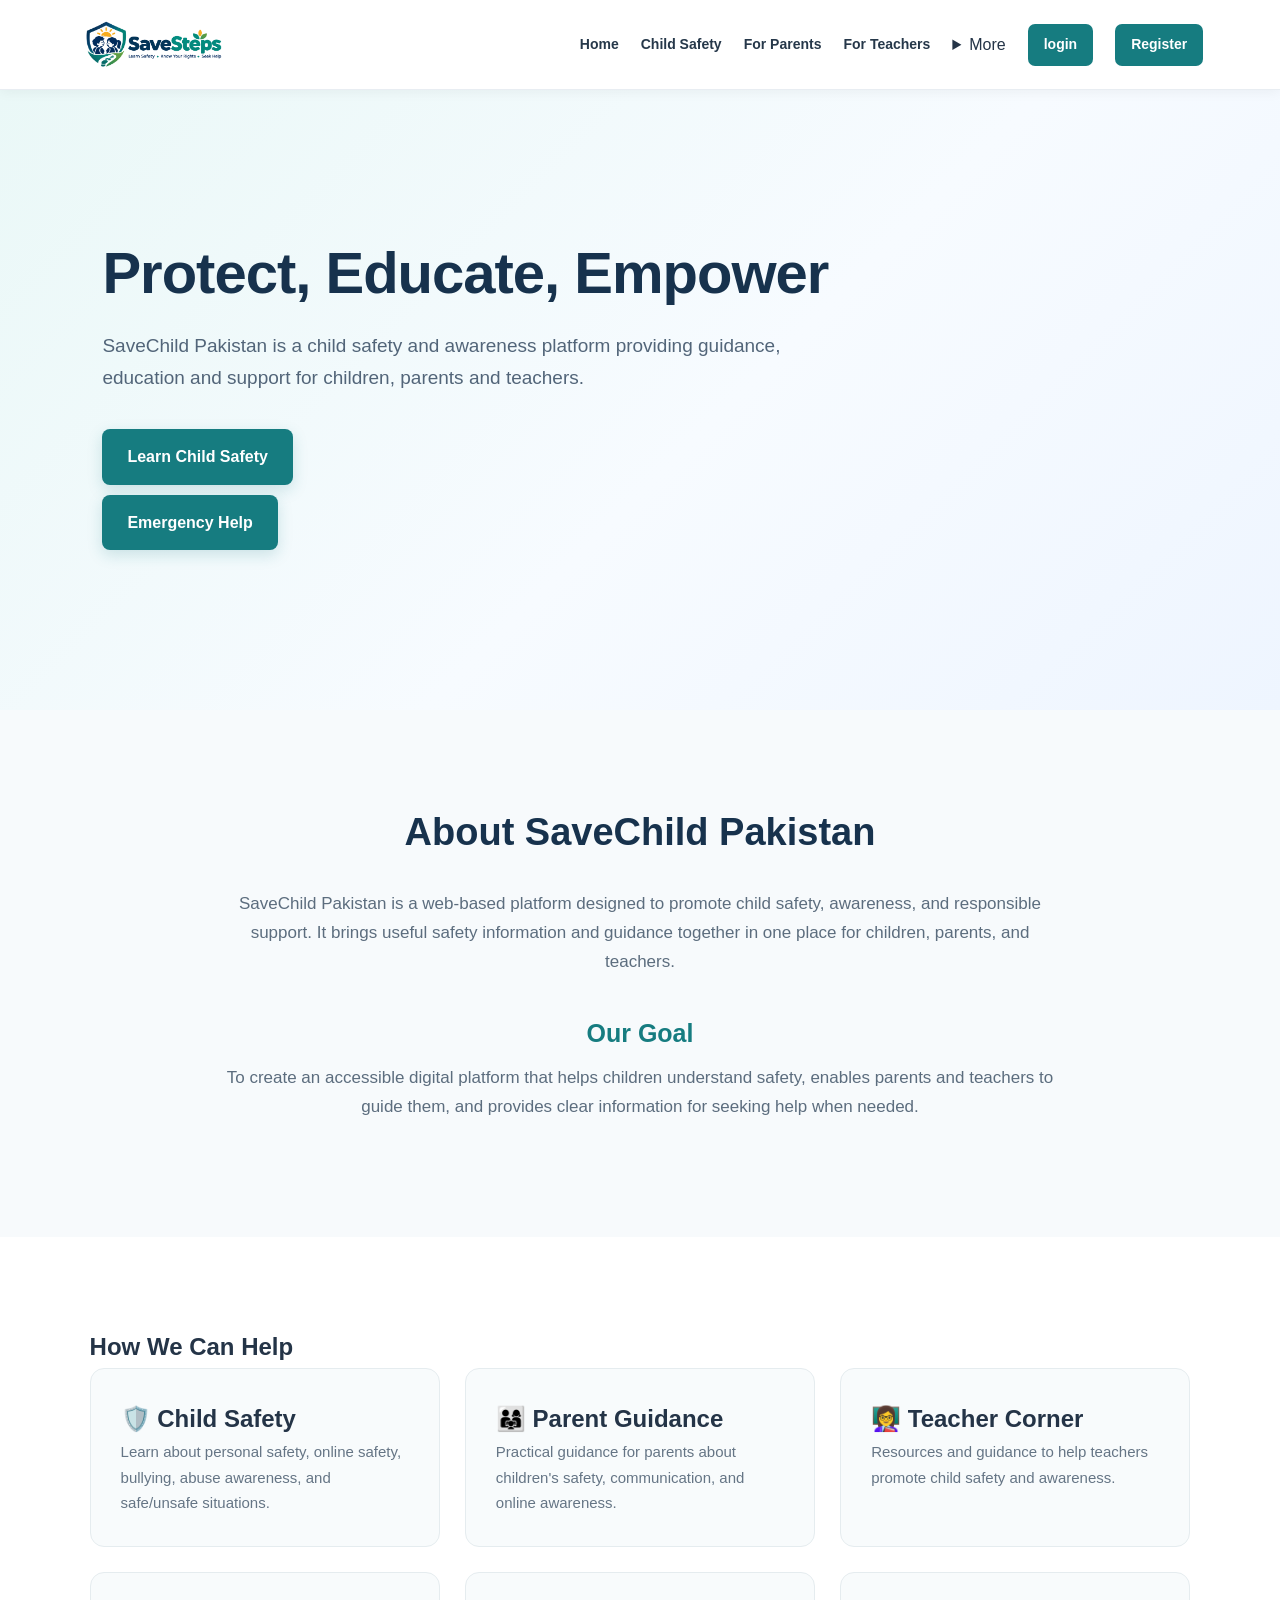
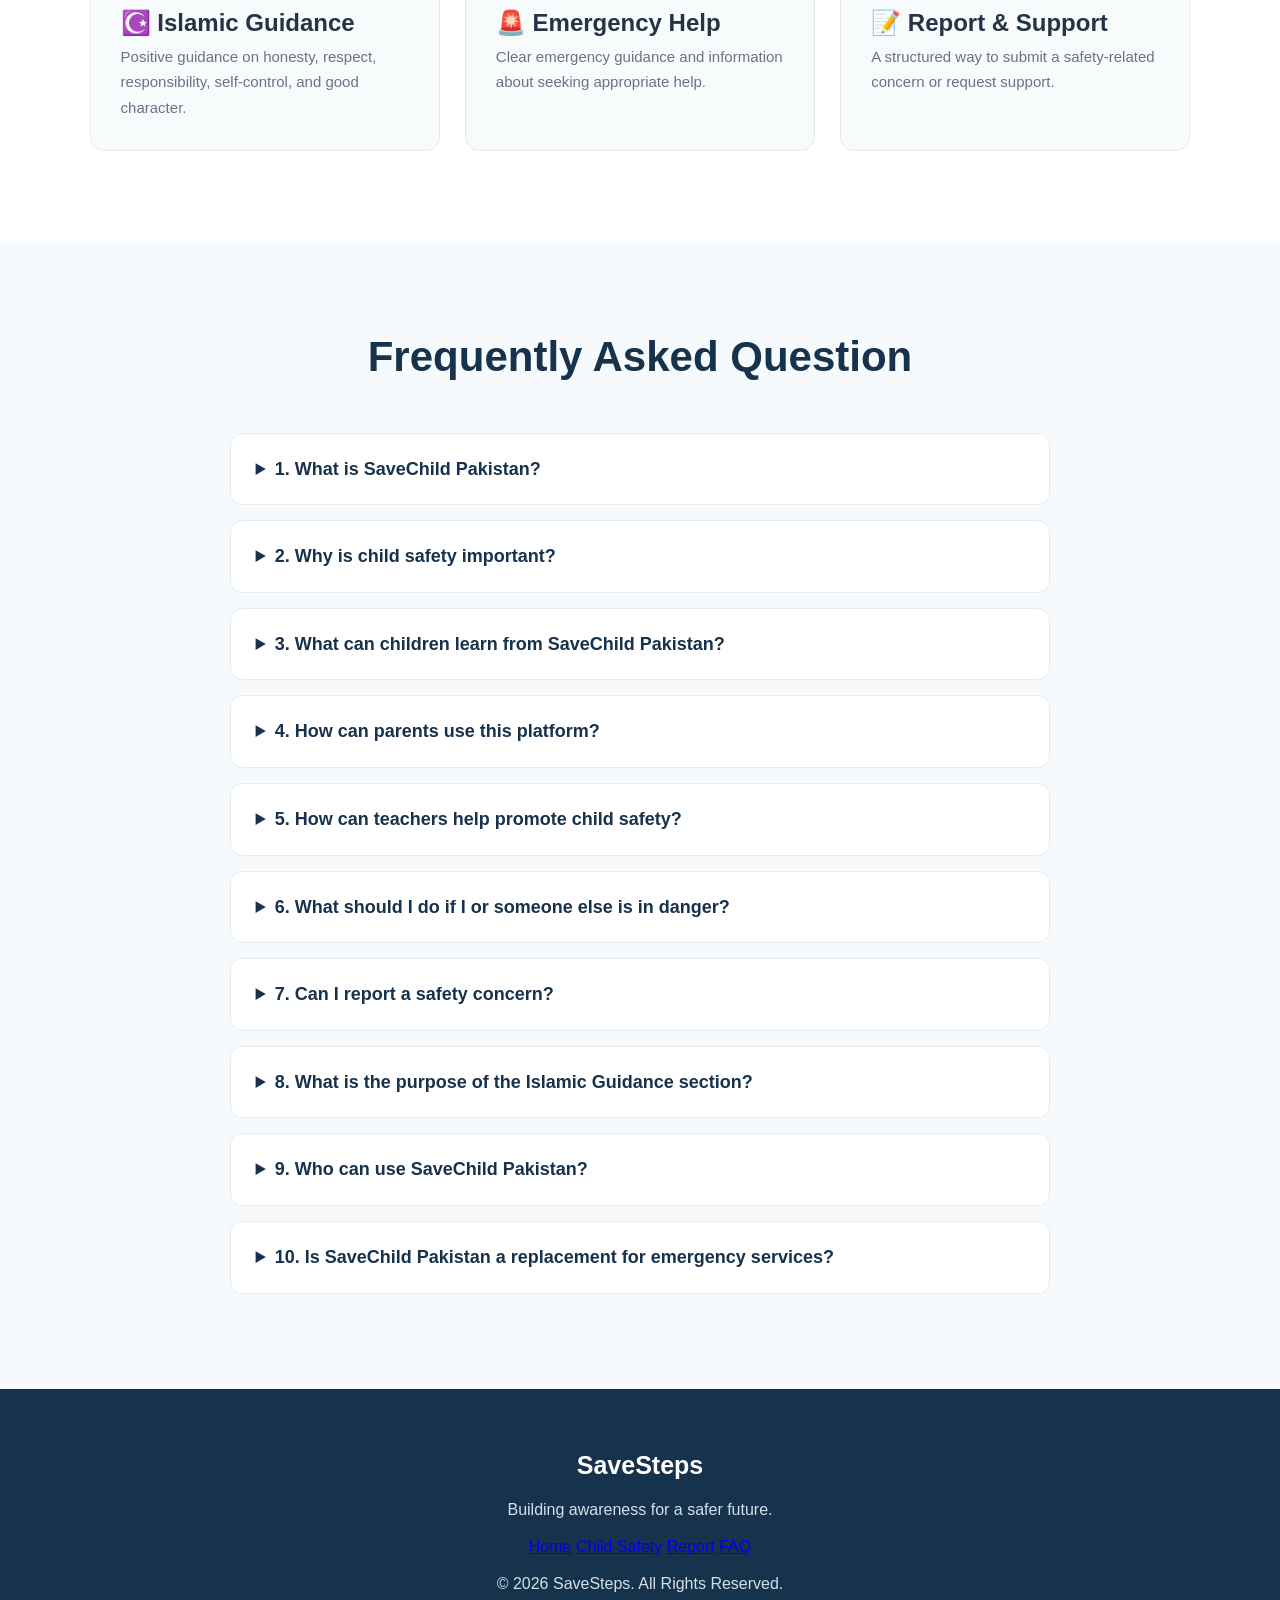
<file: frontend/index.html>
<!DOCTYPE html>
<html lang="en">

<head>





    <meta charset="UTF-8">
    <meta name="viewport" content="width=device-width, initial-scale=1.0">
    <title>SaveSteps</title>
    <link rel="stylesheet" href="css/style.css">
</head>

<body>

    <nav class="navbar">
        <a href="index.html" class="logo">
            <img src="images/logo.png" alt="SaveSteps Logo">
        </a>
        <div class="nav-links">
            <a href="index.html">Home</a>
            <a href="childern_safety.html">Child Safety</a>
            <a href="parents.html">For Parents</a>
            <a href="teachers.html">For Teachers</a>
            <details class="more menu">
                <summary> More</summary>
                <div class="dropdown">
                    <a href="islamic-guidance.html">Islamic Guidance</a>
                    <a href="emergency.html">Emergency Help</a>
                    <a href="report.html">Report</a>
                    <a href="#faq">frequently asked question</a>
                    <a href="login.html">Login</a>
                    <a href="register.html">Register</a>
                </div>
            </details>
            <div class="auth-links">
                <a href="login.html">login</a>
                <a href="register.html">Register</a>

            </div>
    </nav>


    <section class="hero">

        <h1>Protect, Educate, Empower</h1>

        <p>
            SaveChild Pakistan is a child safety and awareness platform
            providing guidance, education and support for children,
            parents and teachers.
        </p>

        <a href="childern_safety.html">Learn Child Safety</a>
        <a href="emergency.html">Emergency Help</a>

    </section>


    <section class="about">

        <h2>About SaveChild Pakistan</h2>

        <p>
            SaveChild Pakistan is a web-based platform designed to promote
            child safety, awareness, and responsible support. It brings
            useful safety information and guidance together in one place
            for children, parents, and teachers.
        </p>

        <h3>Our Goal</h3>

        <p>
            To create an accessible digital platform that helps children
            understand safety, enables parents and teachers to guide them,
            and provides clear information for seeking help when needed.
        </p>

    </section>
    <section class="features">
        <h1>How We Can Help</h1>
        <div class=" feature-container">
            <div class="feature-card">
                <h2>🛡️ Child Safety</h2>
                <p>Learn about personal safety, online safety, bullying, abuse awareness, and safe/unsafe situations.
                </p>

            </div>
            <div class=" feature-card">
                <h2>👨‍👩‍👧 Parent Guidance</h2>
                <p>Practical guidance for parents about children's safety, communication, and online awareness.</p>

            </div>
            <div class=" feature-card">
                <h2>👩‍🏫 Teacher Corner</h2>
                <p> Resources and guidance to help teachers promote child safety and awareness.</p>

            </div>

            <div class=" feature-card">
                <h2>☪️ Islamic Guidance</h2>
                <p> Positive guidance on honesty, respect, responsibility, self-control, and good character.</p>

            </div>
            <div class=" feature-card">
                <h2>🚨 Emergency Help</h2>
                <p> Clear emergency guidance and information about seeking appropriate help.</p>

            </div>

            <div class=" feature-card">
                <h2>📝 Report & Support</h2>
                <p> A structured way to submit a safety-related concern or request support.</p>

            </div>

        </div>

    </section>
    <section id="faq" class="faq-section">

        <h1>Frequently Asked Question</h1>

        <details>
            <summary>1. What is SaveChild Pakistan?</summary>
            <p>SaveChild Pakistan is a child safety and awareness platform that provides useful guidance and educational
                resources for children, parents, and teachers.</p>
        </details>
        <details>
            <summary>2. Why is child safety important?</summary>
            <p>Child safety helps children understand how to protect themselves, recognize unsafe situations, and seek
                help when they feel threatened or uncomfortable.</p>
        </details>
        <details>
            <summary>3. What can children learn from SaveChild Pakistan?</summary>
            <p>Children can learn about personal safety, online safety, bullying, abuse awareness, safe and unsafe
                situations, and ways to seek appropriate help.</p>
        </details>
        <details>
            <summary>4. How can parents use this platform?</summary>
            <p>Parents can use the platform to learn about children's safety, improve communication with their children,
                and understand online safety and other common safety concerns.</p>
        </details>
        <details>
            <summary>5. How can teachers help promote child safety?</summary>
            <p>Teachers can use the available resources to educate students about safety, awareness, responsible
                behavior, and how to respond to unsafe situations.</p>
        </details>
        <details>
            <summary>6. What should I do if I or someone else is in danger?</summary>
            <p>If there is an immediate danger, seek help from a trusted adult or appropriate emergency service. Do not
                put yourself at further risk.</p>
        </details>
        <details>
            <summary>7. Can I report a safety concern?</summary>
            <p>Yes. The Report & Support section is designed to allow users to submit a safety-related concern or
                request support.</p>
        </details>
        <details>
            <summary>8. What is the purpose of the Islamic Guidance section?</summary>
            <p>The Islamic Guidance section provides positive guidance related to honesty, respect, responsibility,
                self-control, and good character.</p>
        </details>
        <details>
            <summary>9. Who can use SaveChild Pakistan?</summary>
            <p>The platform is designed for children, parents, teachers, and anyone looking for basic child-safety
                awareness and guidance.</p>
        </details>
        <details>
            <summary>10. Is SaveChild Pakistan a replacement for emergency services?</summary>
            <p>No. The platform provides information and awareness. In an immediate emergency, users should contact the
                appropriate emergency service or a trusted responsible person.</p>
        </details>
    </section>


    <footer>

        <h3>SaveSteps</h3>

        <p>Building awareness for a safer future.</p>

        <div class="footer-links">
            <a href="index.html">Home</a>
            <a href="childern_safety.html">Child Safety</a>
            <a href="report.html">Report</a>
            <a href="index.html#faq">FAQ</a>
        </div>

        <p>&copy; 2026 SaveSteps. All Rights Reserved.</p>

    </footer>

</body>


</html>
</file>
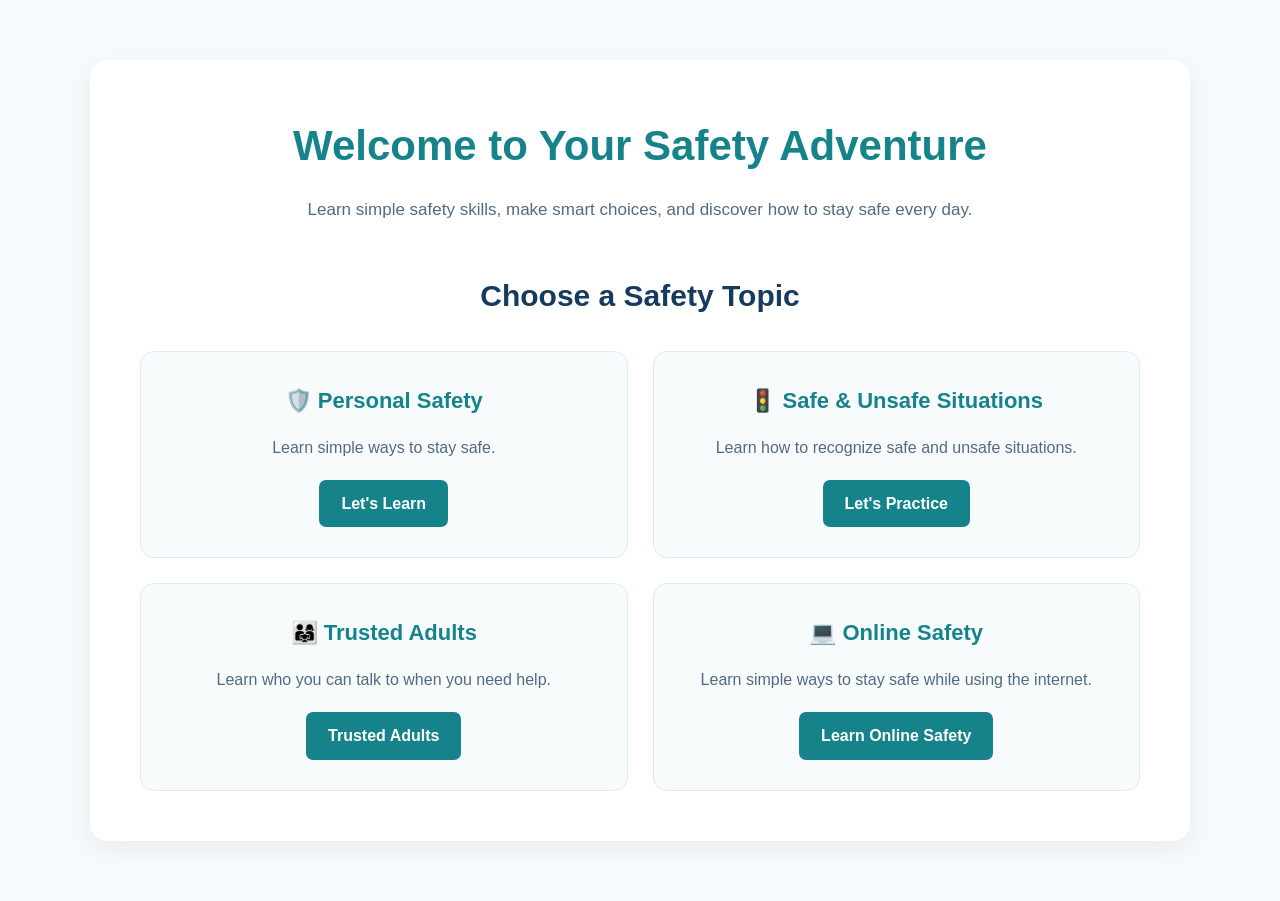
<file: frontend/child_saftey_5_10.html>
<!DOCTYPE html>
<html lang="en">
<head>
    <meta charset="UTF-8">
    <meta name="viewport" content="width=device-width, initial-scale=1.0">
    <title>



        safety skills

    </title>
    <link rel="stylesheet" href="css/style.css">
</head>
<body>
    <section class="adventure-section">

    <div class="adventure-intro">
        <h1>Welcome to Your Safety Adventure</h1>

        <p>
            Learn simple safety skills, make smart choices,
            and discover how to stay safe every day.
        </p>
    </div>

    <h2>Choose a Safety Topic</h2>

    <div class="topic-container">

        <div class="topic-card">
            <h2>🛡️ Personal Safety</h2>
            <p>Learn simple ways to stay safe.</p>
            <a href="#">Let's Learn</a>
        </div>

        <div class="topic-card">
            <h2>🚦 Safe & Unsafe Situations</h2>
            <p>Learn how to recognize safe and unsafe situations.</p>
            <a href="#">Let's Practice</a>
        </div>

        <div class="topic-card">
            <h2>👨‍👩‍👧 Trusted Adults</h2>
            <p>Learn who you can talk to when you need help.</p>
            <a href="#">Trusted Adults</a>
        </div>

        <div class="topic-card">
            <h2>💻 Online Safety</h2>
            <p>Learn simple ways to stay safe while using the internet.</p>
            <a href="#">Learn Online Safety</a>
        </div>

    </div>

</section>
    
</body>
</html>
</file>
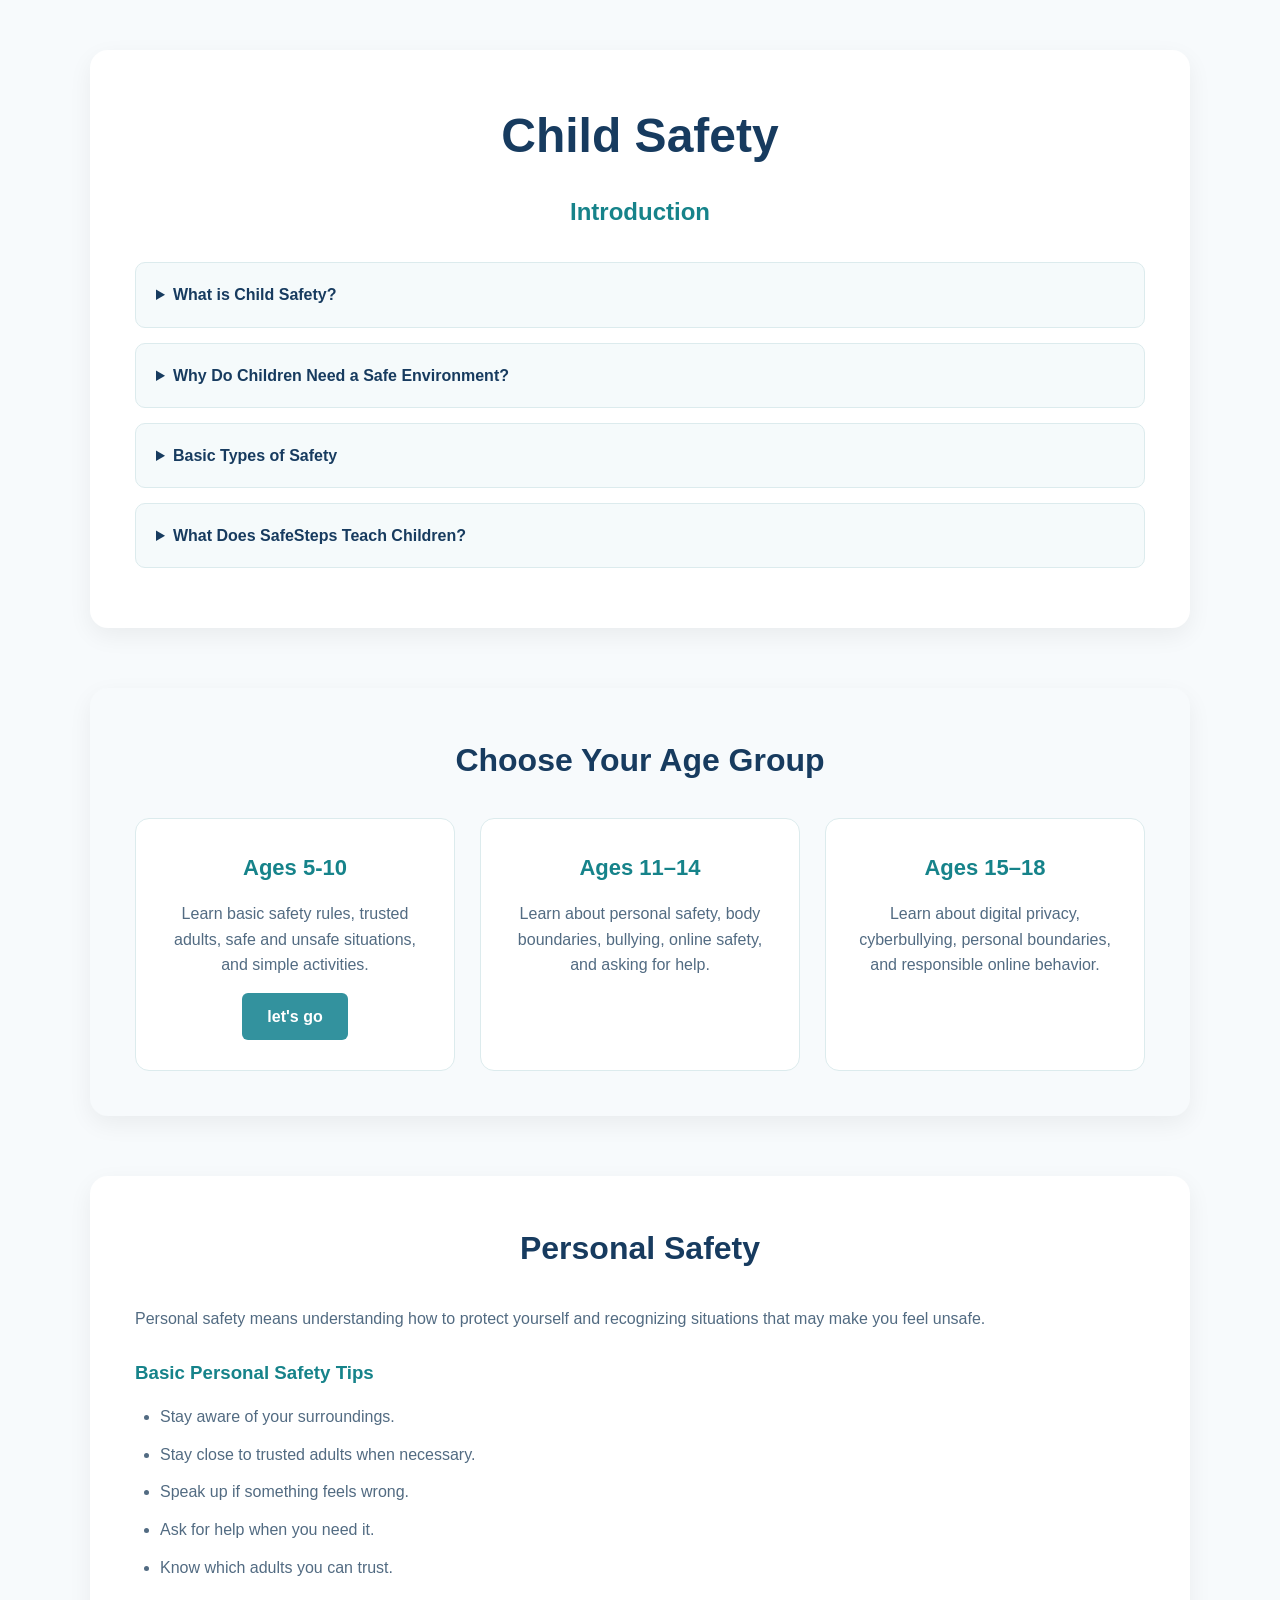
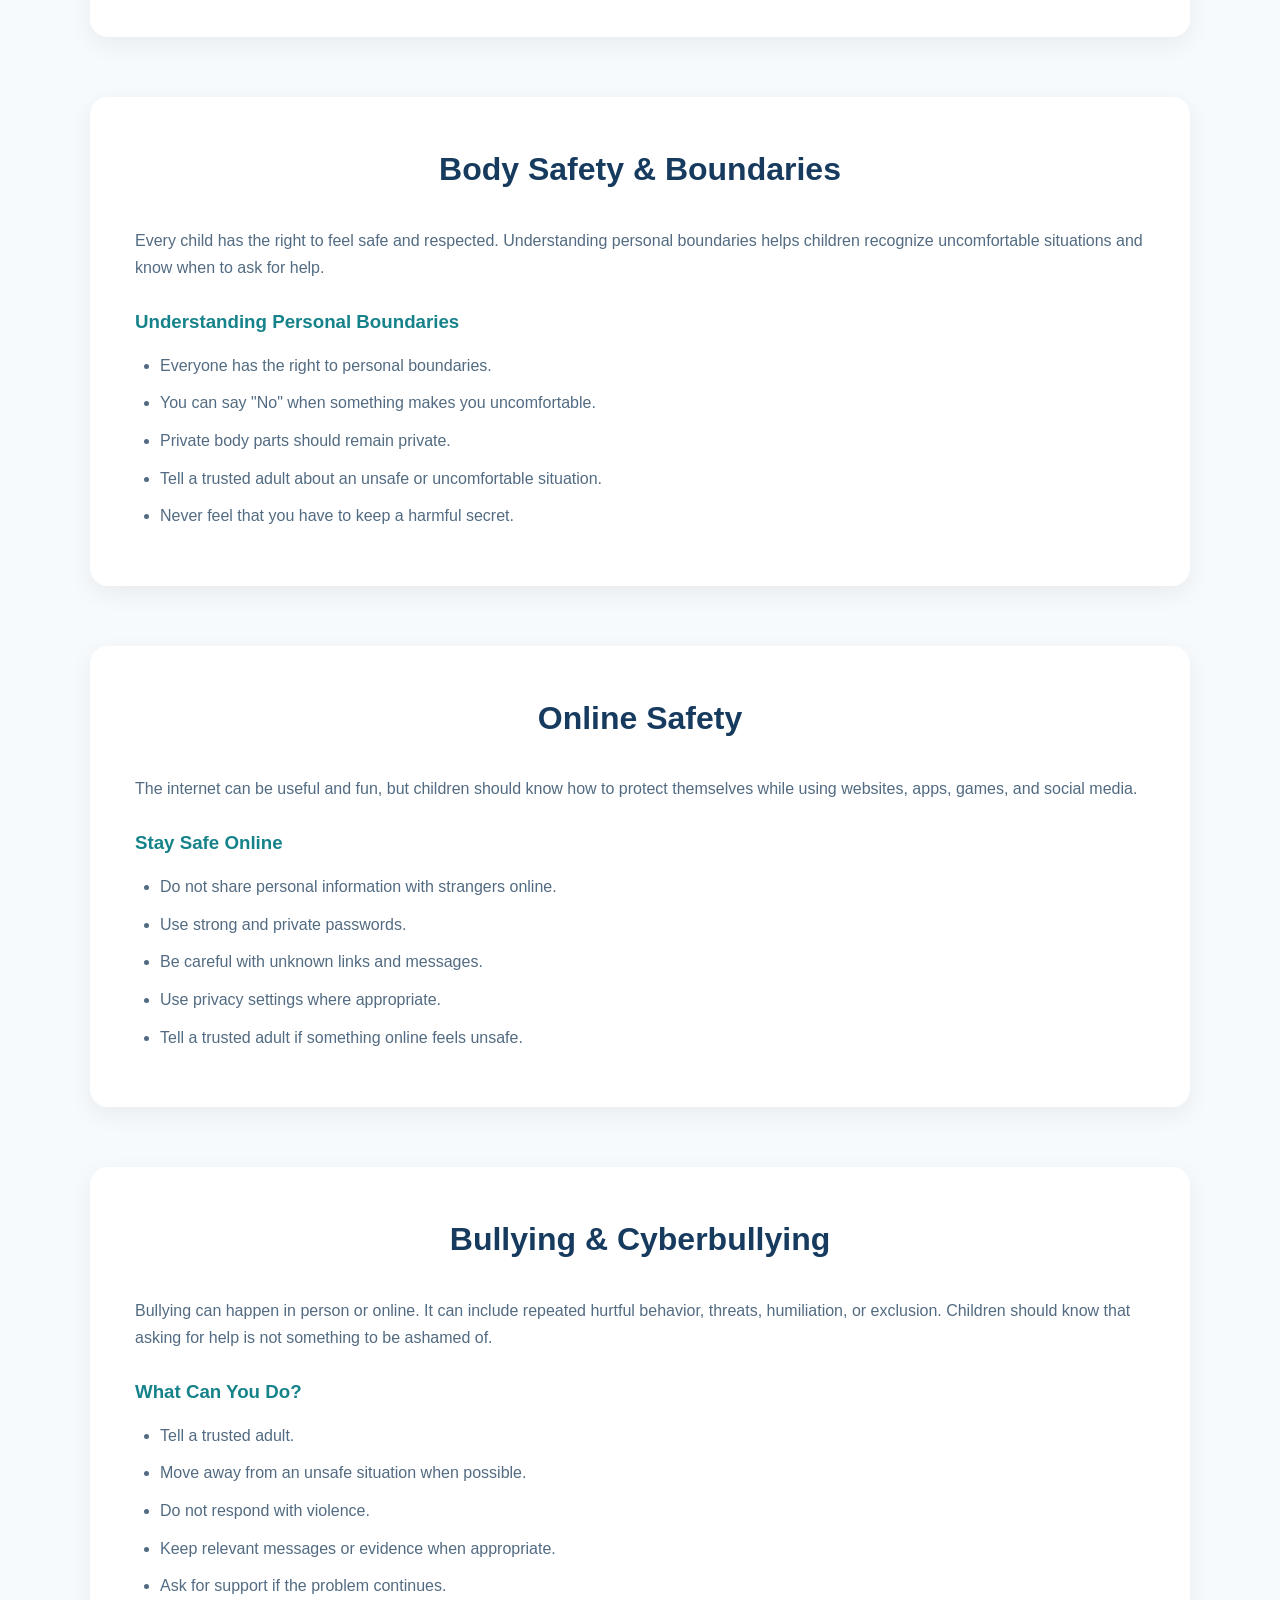
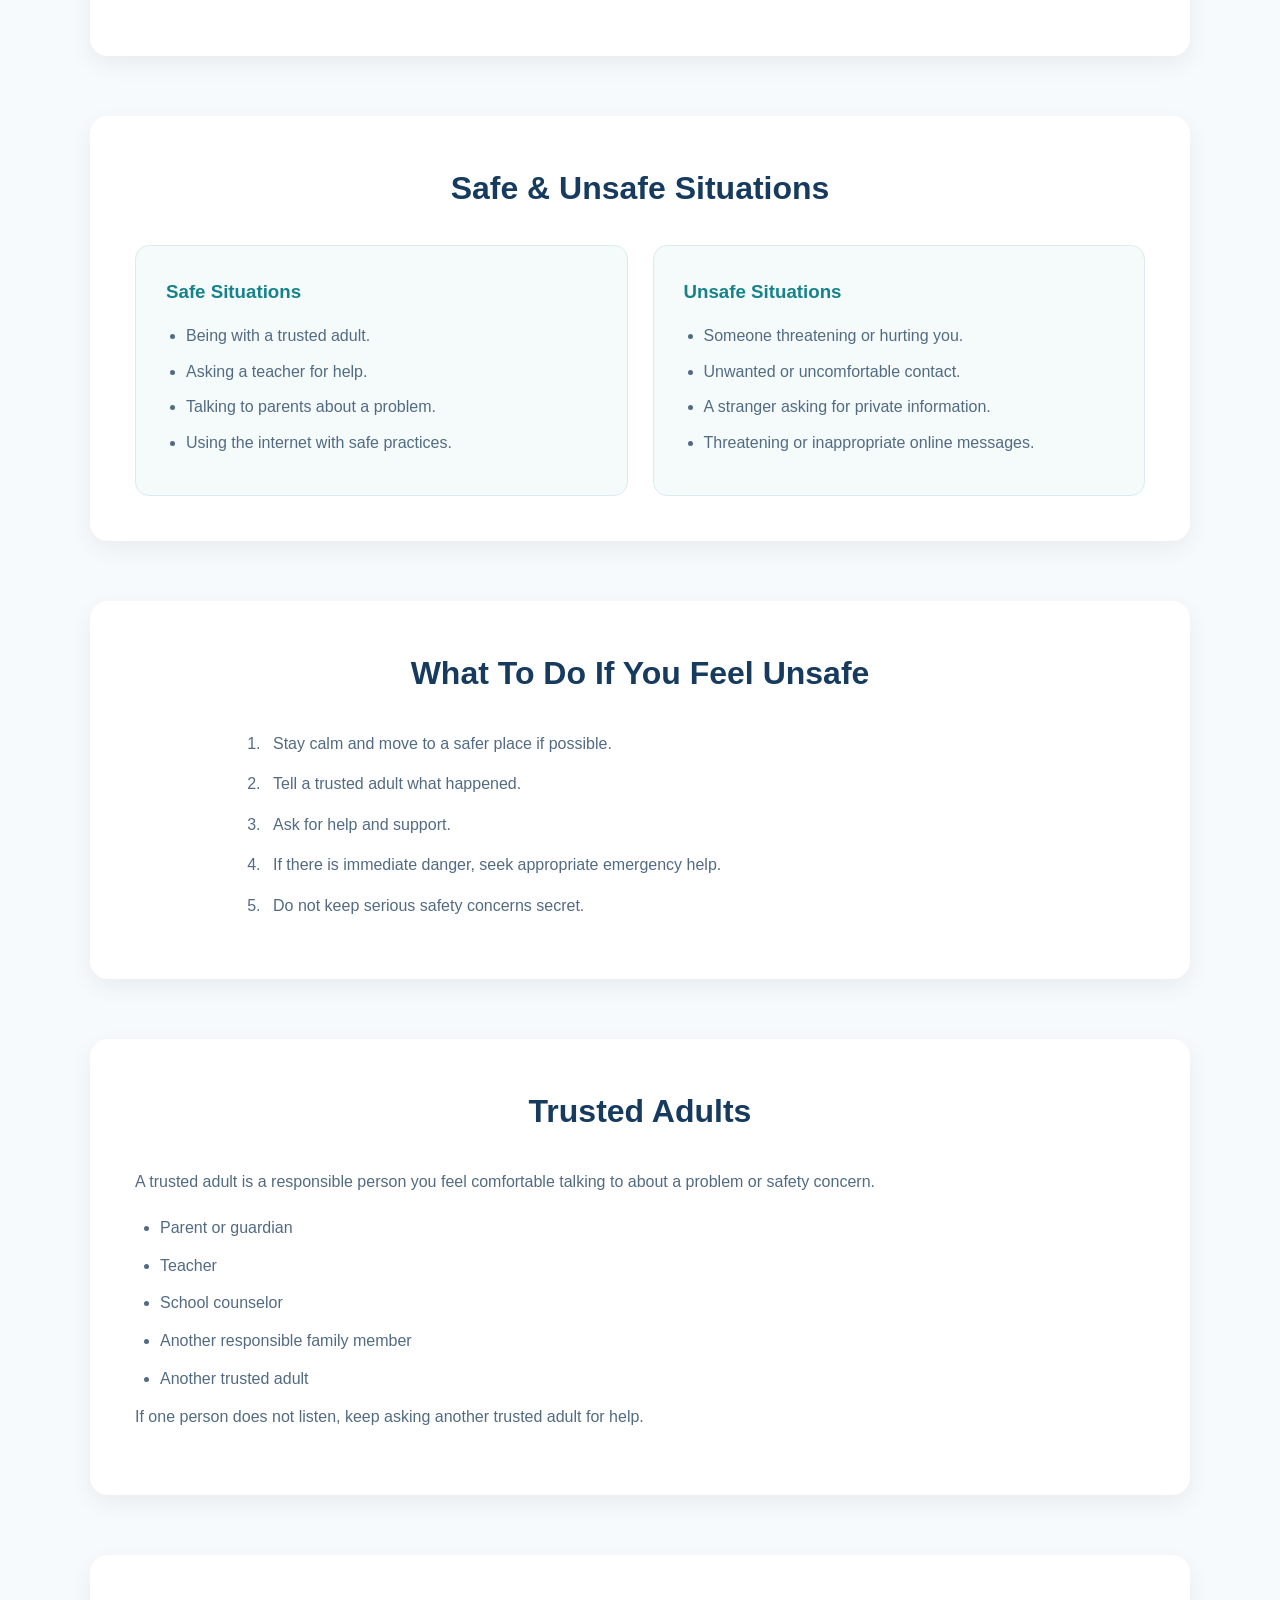
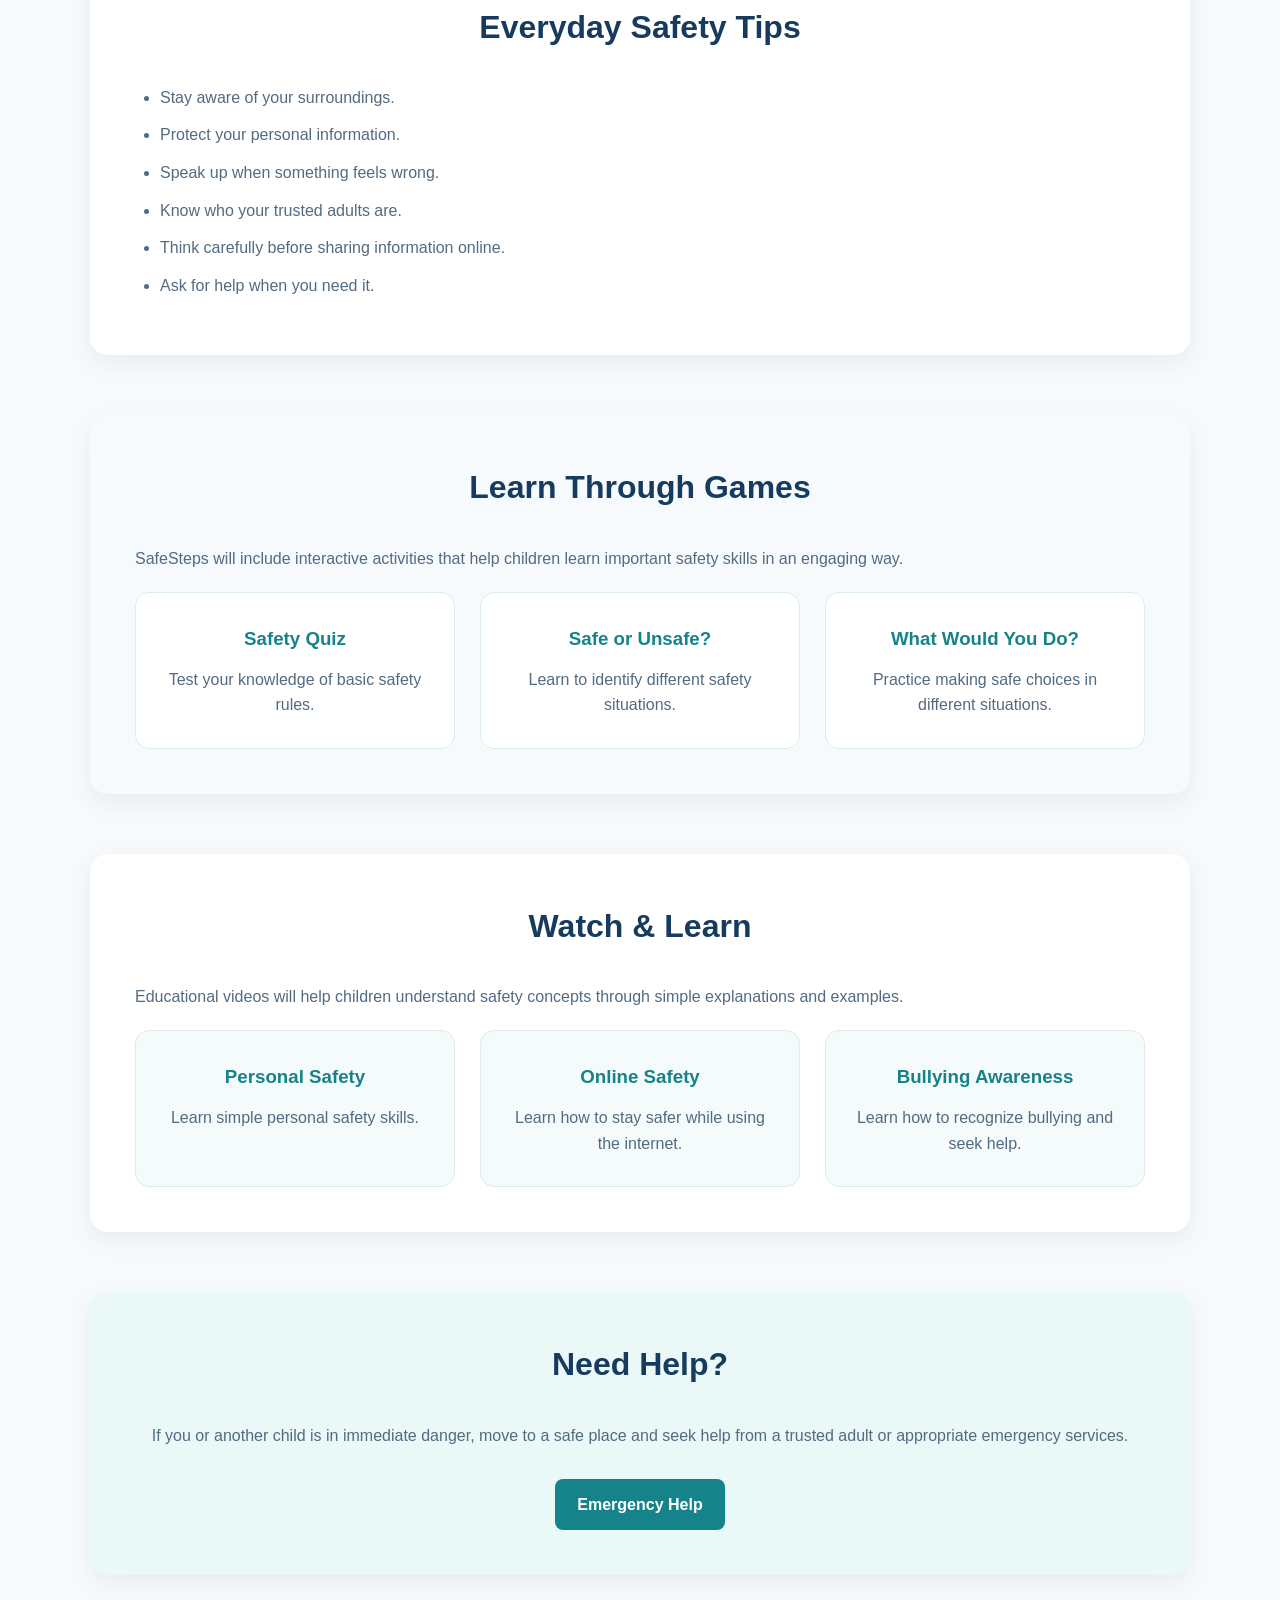
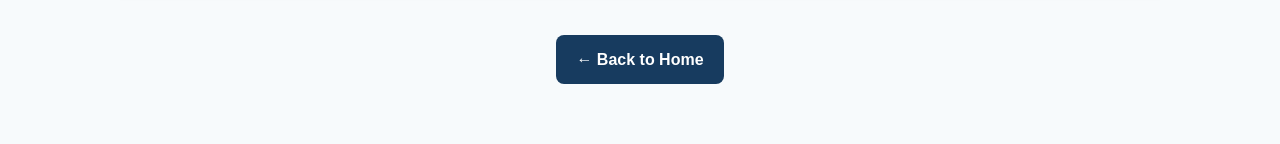
<file: frontend/childern_safety.html>
<!DOCTYPE html>
<html lang="en">
<head>
    <meta charset="UTF-8">
    <meta name="viewport" content="width=device-width, initial-scale=1.0">
    <title>Child Safety | SafeSteps</title>
    <link rel="stylesheet" href="css/style.css">
</head>

<body>

    <main>

        <!-- Introduction -->
        <section class="intro-safety">
            <h1>Child Safety</h1>

            <h2>Introduction</h2>

            <details>
                <summary>What is Child Safety?</summary>
                <p>
                    Child safety means protecting children from harm, abuse,
                    neglect, bullying, and unsafe situations. It also means
                    creating an environment where children can grow, learn,
                    and express themselves safely.
                </p>
            </details>

            <details>
                <summary>Why Do Children Need a Safe Environment?</summary>
                <p>
                    Children need a safe environment to support healthy
                    development, build trust, learn confidently, and feel
                    comfortable asking for help when something goes wrong.
                </p>
            </details>

            <details>
                <summary>Basic Types of Safety</summary>

                <ul>
                    <li>
                        <strong>Personal Safety:</strong>
                        Understanding personal boundaries and recognizing
                        situations that may be unsafe.
                    </li>

                    <li>
                        <strong>Physical Safety:</strong>
                        Staying safe at home, school, on roads, and around
                        potentially dangerous objects or situations.
                    </li>

                    <li>
                        <strong>Online Safety:</strong>
                        Protecting personal information and staying safe while
                        using websites, apps, games, and social media.
                    </li>
                </ul>
            </details>

            <details>
                <summary>What Does SafeSteps Teach Children?</summary>

                <ul>
                    <li>
                        <strong>Awareness:</strong>
                        Recognizing potentially unsafe situations.
                    </li>

                    <li>
                        <strong>Confidence:</strong>
                        Speaking up when something feels wrong or uncomfortable.
                    </li>

                    <li>
                        <strong>Action:</strong>
                        Knowing when to move away, seek help, and tell a
                        trusted adult.
                    </li>
                </ul>
            </details>
        </section>


        <!-- Age Groups -->
        <section class="age-groups">
            <h2>Choose Your Age Group</h2>

            <div class="age-container">

                <div class="age-card">
                    <h3>Ages 5-10</h3>
                    <p>
                        Learn basic safety rules, trusted adults,
                        safe and unsafe situations, and simple activities.
                    </p>
                    <a href="child_saftey_5_10.html">let's go</a>
                </div>

                <div class="age-card">
                    <h3>Ages 11–14</h3>
                    <p>
                        Learn about personal safety, body boundaries,
                        bullying, online safety, and asking for help.
                    </p>
                </div>

                <div class="age-card">
                    <h3>Ages 15–18</h3>
                    <p>
                        Learn about digital privacy, cyberbullying,
                        personal boundaries, and responsible online behavior.
                    </p>
                    
                </div>

            </div>
        </section>


        <!-- Personal Safety -->
        <section class="safety-topic">
            <h2>Personal Safety</h2>

            <p>
                Personal safety means understanding how to protect yourself
                and recognizing situations that may make you feel unsafe.
            </p>

            <h3>Basic Personal Safety Tips</h3>

            <ul>
                <li>Stay aware of your surroundings.</li>
                <li>Stay close to trusted adults when necessary.</li>
                <li>Speak up if something feels wrong.</li>
                <li>Ask for help when you need it.</li>
                <li>Know which adults you can trust.</li>
            </ul>
        </section>


        <!-- Body Safety -->
        <section class="safety-topic">
            <h2>Body Safety &amp; Boundaries</h2>

            <p>
                Every child has the right to feel safe and respected.
                Understanding personal boundaries helps children recognize
                uncomfortable situations and know when to ask for help.
            </p>

            <h3>Understanding Personal Boundaries</h3>

            <ul>
                <li>Everyone has the right to personal boundaries.</li>
                <li>You can say "No" when something makes you uncomfortable.</li>
                <li>Private body parts should remain private.</li>
                <li>Tell a trusted adult about an unsafe or uncomfortable situation.</li>
                <li>Never feel that you have to keep a harmful secret.</li>
            </ul>
        </section>


        <!-- Online Safety -->
        <section class="safety-topic">
            <h2>Online Safety</h2>

            <p>
                The internet can be useful and fun, but children should know
                how to protect themselves while using websites, apps,
                games, and social media.
            </p>

            <h3>Stay Safe Online</h3>

            <ul>
                <li>Do not share personal information with strangers online.</li>
                <li>Use strong and private passwords.</li>
                <li>Be careful with unknown links and messages.</li>
                <li>Use privacy settings where appropriate.</li>
                <li>Tell a trusted adult if something online feels unsafe.</li>
            </ul>
        </section>


        <!-- Bullying -->
        <section class="safety-topic">
            <h2>Bullying &amp; Cyberbullying</h2>

            <p>
                Bullying can happen in person or online. It can include
                repeated hurtful behavior, threats, humiliation, or exclusion.
                Children should know that asking for help is not something
                to be ashamed of.
            </p>

            <h3>What Can You Do?</h3>

            <ul>
                <li>Tell a trusted adult.</li>
                <li>Move away from an unsafe situation when possible.</li>
                <li>Do not respond with violence.</li>
                <li>Keep relevant messages or evidence when appropriate.</li>
                <li>Ask for support if the problem continues.</li>
            </ul>
        </section>


        <!-- Safe and Unsafe -->
        <section class="situations">
            <h2>Safe &amp; Unsafe Situations</h2>

            <div class="situation-container">

                <div class="situation-card">
                    <h3>Safe Situations</h3>

                    <ul>
                        <li>Being with a trusted adult.</li>
                        <li>Asking a teacher for help.</li>
                        <li>Talking to parents about a problem.</li>
                        <li>Using the internet with safe practices.</li>
                    </ul>
                </div>

                <div class="situation-card">
                    <h3>Unsafe Situations</h3>

                    <ul>
                        <li>Someone threatening or hurting you.</li>
                        <li>Unwanted or uncomfortable contact.</li>
                        <li>A stranger asking for private information.</li>
                        <li>Threatening or inappropriate online messages.</li>
                    </ul>
                </div>

            </div>
        </section>


        <!-- What to Do -->
        <section class="safety-steps">
            <h2>What To Do If You Feel Unsafe</h2>

            <ol>
                <li>Stay calm and move to a safer place if possible.</li>
                <li>Tell a trusted adult what happened.</li>
                <li>Ask for help and support.</li>
                <li>If there is immediate danger, seek appropriate emergency help.</li>
                <li>Do not keep serious safety concerns secret.</li>
            </ol>
        </section>


        <!-- Trusted Adults -->
        <section class="trusted-adults">
            <h2>Trusted Adults</h2>

            <p>
                A trusted adult is a responsible person you feel comfortable
                talking to about a problem or safety concern.
            </p>

            <ul>
                <li>Parent or guardian</li>
                <li>Teacher</li>
                <li>School counselor</li>
                <li>Another responsible family member</li>
                <li>Another trusted adult</li>
            </ul>

            <p>
                If one person does not listen, keep asking another trusted
                adult for help.
            </p>
        </section>


        <!-- Safety Tips -->
        <section class="safety-tips">
            <h2>Everyday Safety Tips</h2>

            <ul>
                <li>Stay aware of your surroundings.</li>
                <li>Protect your personal information.</li>
                <li>Speak up when something feels wrong.</li>
                <li>Know who your trusted adults are.</li>
                <li>Think carefully before sharing information online.</li>
                <li>Ask for help when you need it.</li>
            </ul>
        </section>


        <!-- Games - Future Feature -->
        <section class="learning-games">
            <h2>Learn Through Games</h2>

            <p>
                SafeSteps will include interactive activities that help
                children learn important safety skills in an engaging way.
            </p>

            <div class="game-container">

                <div class="game-card">
                    <h3>Safety Quiz</h3>
                    <p>Test your knowledge of basic safety rules.</p>
                </div>

                <div class="game-card">
                    <h3>Safe or Unsafe?</h3>
                    <p>Learn to identify different safety situations.</p>
                </div>

                <div class="game-card">
                    <h3>What Would You Do?</h3>
                    <p>Practice making safe choices in different situations.</p>
                </div>

            </div>
        </section>


        <!-- Videos - Future Feature -->
        <section class="learning-videos">
            <h2>Watch &amp; Learn</h2>

            <p>
                Educational videos will help children understand safety
                concepts through simple explanations and examples.
            </p>

            <div class="video-container">

                <div class="video-card">
                    <h3>Personal Safety</h3>
                    <p>Learn simple personal safety skills.</p>
                </div>

                <div class="video-card">
                    <h3>Online Safety</h3>
                    <p>Learn how to stay safer while using the internet.</p>
                </div>

                <div class="video-card">
                    <h3>Bullying Awareness</h3>
                    <p>Learn how to recognize bullying and seek help.</p>
                </div>

            </div>
        </section>


        <!-- Emergency -->
        <section class="help-section">
            <h2>Need Help?</h2>

            <p>
                If you or another child is in immediate danger, move to a safe
                place and seek help from a trusted adult or appropriate
                emergency services.
            </p>

            <a href="emergency.html">Emergency Help</a>
        </section>


        <!-- Back Home -->
        <a href="index.html">← Back to Home</a>

    </main>

</body>
</html>
</file>
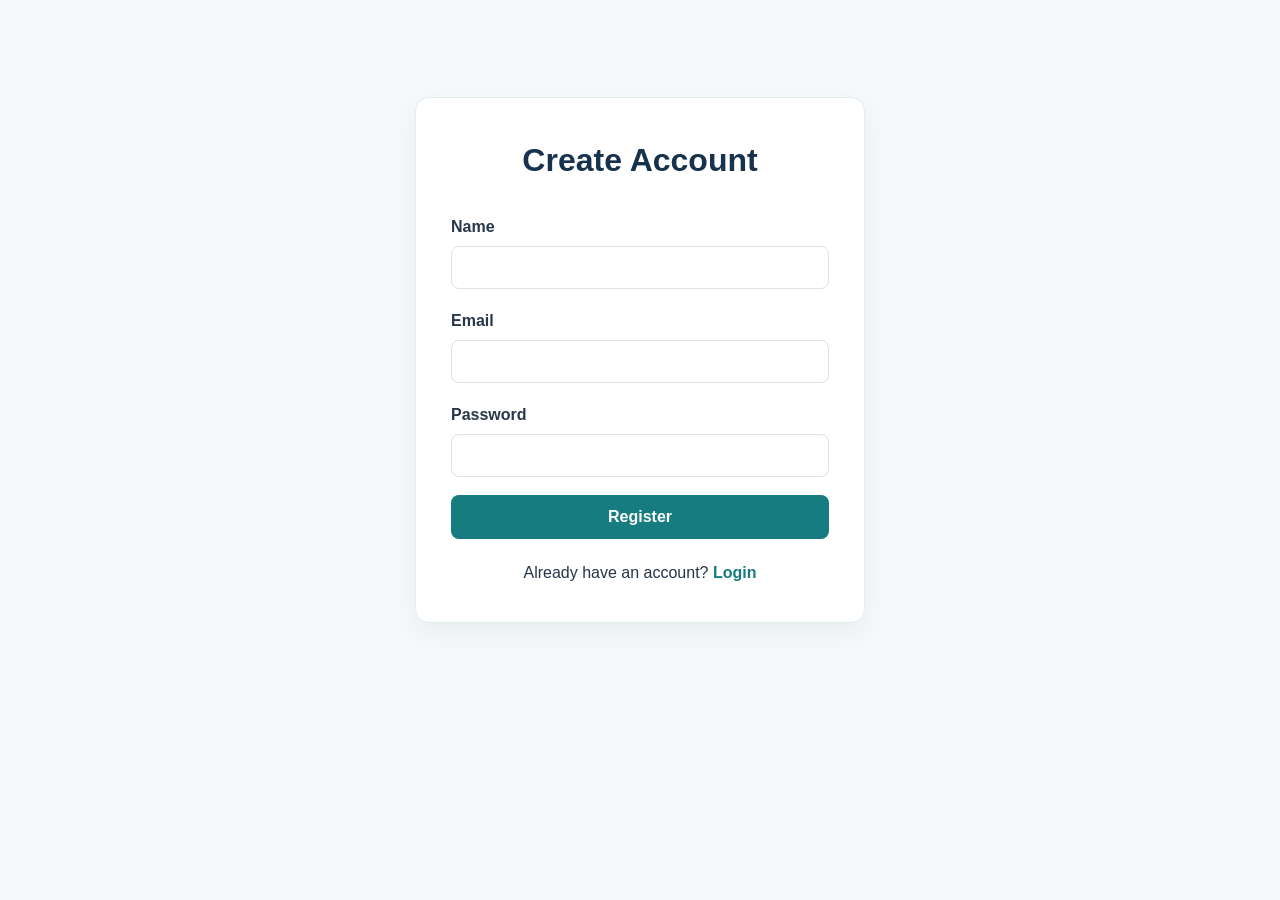
<file: frontend/register.html>
<!DOCTYPE html>
<html lang="en">

<head>
    <meta charset="UTF-8">
    <meta name="viewport" content="width=device-width, initial-scale=1.0">
    <title>Register - SaveChild Pakistan</title>
    <link rel="stylesheet" href="css/style.css">
</head>

<body>

    <main class="auth-container">

        <form id="registerForm" class="auth-form">

            <h1>Create Account</h1>

            <label for="name">Name</label>
            <input type="text" id="name" name="name">

            <label for="email">Email</label>
            <input type="email" id="email" name="email">

            <label for="password">Password</label>
            <input type="password" id="password" name="password">

            <button type="submit">Register</button>

            <p id="message"></p>

            <p>
                Already have an account?
                <a href="login.html">Login</a>
            </p>

        </form>

    </main>

    <script src="js/register.js"></script>

</body>
</html>
</file>
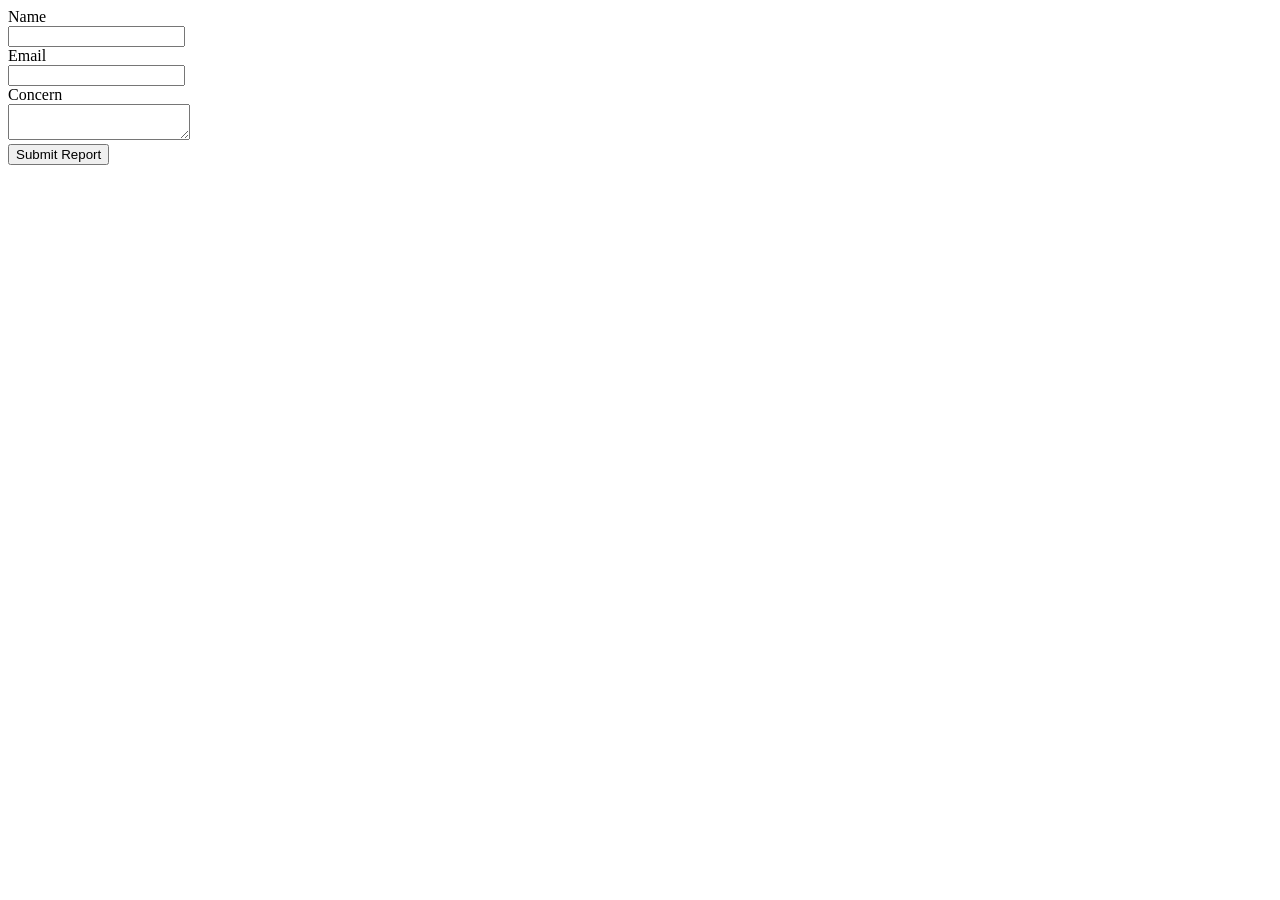
<file: frontend/report.html>
<!DOCTYPE html>
<html lang="en">
<head>
    <meta charset="UTF-8">
    <meta name="viewport" content="width=device-width, initial-scale=1.0">
    
    
    
    
    <title>Report form</title>



</head>
<body>
    <section>
        <div>
            <form  method="post">
                <label for="name" id="name">Name</label><br>
                <input type="text" name="name" id="name"><br>
            
            
                <label for="email" id="email">Email</label><br>
                <input type="text" name="email" id="eamil"><br>
                <label for="concern">Concern</label><br>
                <textarea name="concern" id="concern"></textarea><br>
                <button type="submit">Submit Report</button>
            
            
            </form>
        </div>
    </section>
    
</body>
</html>
</file>
<file: frontend/css/style.css>
/* =========================
   RESET
========================= */

* {
    margin: 0;
    padding: 0;
    box-sizing: border-box;
}

html {
    scroll-behavior: smooth;
}

body {
    font-family: "Segoe UI", Arial, sans-serif;
    color: #243447;
    background: #f7fafc;
    line-height: 1.7;
}


/* =========================
   NAVBAR
========================= */
.navbar {
    display: flex;
    align-items: center;
    justify-content: space-between;
    gap: 25px;
    padding: 18px 6%;
    background: #ffffff;
    border-bottom: 1px solid #e8edf2;
    box-shadow: 0 2px 12px rgba(0, 0, 0, 0.05);
    position: sticky;
    top: 0;
    z-index: 1000;
}

.nav-links,
.auth-links {
    display: flex;
    align-items: center;
    gap: 22px;
    flex-wrap: wrap;
}

.navbar a {
    color: #26384a;
    text-decoration: none;
    font-size: 14px;
    font-weight: 600;
    transition: 0.3s ease;
}

.navbar a:hover {
    color: #167c80;
}

.auth-links a:last-child {
    padding: 9px 16px;
    background: #167c80;
    color: white;
    border-radius: 7px;
}

.auth-links a {
    padding: 9px 16px;
    border-radius: 7px;
    background: #167c80;
    color: white;
}

.auth-links a:hover {
    background: #105f63;
    color: white;
}

/* =========================
   HERO
========================= */

.hero {
    min-height: 620px;
    padding: 100px 8%;
    display: flex;
    flex-direction: column;
    justify-content: center;
    align-items: flex-start;
    background: linear-gradient(
        135deg,
        #eaf8f7 0%,
        #f7fbff 55%,
        #eef5ff 100%
    );
}

.hero h1 {
    max-width: 800px;
    font-size: 58px;
    line-height: 1.1;
    color: #17324d;
    margin-bottom: 25px;
    letter-spacing: -1px;
}

.hero p {
    max-width: 720px;
    font-size: 19px;
    color: #526579;
    margin-bottom: 35px;
}


/* =========================
   BUTTONS
========================= */

.hero a {
    display: inline-block;
    padding: 14px 25px;
    margin-right: 12px;
    margin-bottom: 10px;
    border-radius: 8px;
    background: #167c80;
    color: white;
    text-decoration: none;
    font-weight: 600;
    transition: 0.3s ease;
    box-shadow: 0 5px 15px rgba(22, 124, 128, 0.18);
}

.hero a:hover {
    background: #105f63;
    transform: translateY(-2px);
}


/* =========================
   ABOUT
========================= */

.about {
    max-width: 1100px;
    margin: auto;
    padding: 90px 7%;
    text-align: center;
}

.about h2 {
    font-size: 38px;
    color: #17324d;
    margin-bottom: 25px;
}

.about p {
    max-width: 850px;
    margin: 0 auto 25px;
    color: #5c6d7e;
    font-size: 17px;
}

.about h3 {
    font-size: 25px;
    color: #167c80;
    margin-top: 35px;
    margin-bottom: 10px;
}


/* =========================
   FEATURES
========================= */

.features {
    padding: 90px 7%;
    background: #ffffff;
}

.features > h2 {
    text-align: center;
    font-size: 38px;
    color: #17324d;
    margin-bottom: 50px;
}

.feature-container {
    max-width: 1150px;
    margin: auto;
    display: grid;
    grid-template-columns: repeat(3, 1fr);
    gap: 25px;
}

.feature-card {
    padding: 30px;
    background: #f8fbfc;
    border: 1px solid #e5ecef;
    border-radius: 14px;
    transition: 0.3s ease;
}

.feature-card:hover {
    transform: translateY(-6px);
    box-shadow: 0 12px 30px rgba(30, 60, 80, 0.10);
}

.feature-card h3 {
    color: #17324d;
    font-size: 21px;
    margin-bottom: 12px;
}

.feature-card p {
    color: #657585;
    font-size: 15px;
}


/* =========================
   FOOTER
========================= */

footer {
    padding: 55px 7%;
    background: #17324d;
    color: white;
    text-align: center;
}

footer h3 {
    font-size: 25px;
    margin-bottom: 10px;
}

footer p {
    color: #d4e0e8;
    margin: 10px 0;
}

.footer-nav {
    display: flex;
    justify-content: center;
    flex-wrap: wrap;
    gap: 20px;
    padding: 20px 0;
}

.footer-nav a {
    color: #d4e0e8;
    text-decoration: none;
}

.footer-nav a:hover {
    color: white;
}

/* =========================
   MOBILE
========================= */

@media (max-width: 900px) {

    .hero h1 {
        font-size: 45px;
    }

    .feature-container {
        grid-template-columns: repeat(2, 1fr);
    }
}


@media (max-width: 600px) {

    nav {
        gap: 15px;
        padding: 15px;
    }

    nav a {
        font-size: 13px;
    }

    .hero {
        min-height: 520px;
        padding: 70px 6%;
    }

    .hero h1 {
        font-size: 38px;
    }

    .hero p {
        font-size: 16px;
    }

    .feature-container {
        grid-template-columns: 1fr;
    }

    .about h2,
    .features > h2 {
        font-size: 30px;
    }
}
/* =========================
   FAQ
========================= */

.faq-section {
    max-width: 1000px;
    margin: 0 auto;
    padding: 80px 7%;
}

.faq-section > h1 {
    text-align: center;
    font-size: 42px;
    color: #17324d;
    margin-bottom: 45px;
}

.faq-card {
    background: #ffffff;
    padding: 25px 30px;
    margin-bottom: 18px;
    border: 1px solid #e5ecef;
    border-radius: 12px;
    box-shadow: 0 4px 15px rgba(30, 60, 80, 0.06);
}

.faq-card h2 {
    color: #17324d;
    font-size: 20px;
    margin-bottom: 10px;
}

.faq-card p {
    color: #657585;
    font-size: 16px;
    line-height: 1.7;
}

.faq-card:hover {
    transform: translateY(-3px);
    box-shadow: 0 8px 22px rgba(30, 60, 80, 0.10);
    transition: 0.3s ease;
}


/* =========================
   FAQ MOBILE
========================= */

@media (max-width: 600px) {

    .faq-section {
        padding: 60px 5%;
    }

    .faq-section > h1 {
        font-size: 32px;
    }

    .faq-card {
        padding: 20px;
    }

    .faq-card h2 {
        font-size: 18px;
    }
}
.faq-section {
    max-width: 1000px;
    margin: 0 auto;
    padding: 80px 7%;
}

.faq-section > h1 {
    text-align: center;
    font-size: 42px;
    color: #17324d;
    margin-bottom: 40px;
}

.faq-section details {
    background: #ffffff;
    padding: 20px 25px;
    margin-bottom: 15px;
    border: 1px solid #e5ecef;
    border-radius: 12px;
}

.faq-section summary {
    color: #17324d;
    font-size: 18px;
    font-weight: 600;
    cursor: pointer;
}

.faq-section details p {
    color: #657585;
    margin-top: 15px;
    line-height: 1.7;
}/* =========================
   AUTH
========================= */

.auth-container {
    min-height: 80vh;
    display: flex;
    justify-content: center;
    align-items: center;
    padding: 60px 20px;
}

.auth-form {
    width: 100%;
    max-width: 450px;
    padding: 35px;
    background: white;
    border: 1px solid #e5ecef;
    border-radius: 14px;
    box-shadow: 0 10px 30px rgba(30, 60, 80, 0.08);
}

.auth-form h1 {
    text-align: center;
    color: #17324d;
    margin-bottom: 25px;
}

.auth-form label {
    display: block;
    margin-bottom: 6px;
    color: #26384a;
    font-weight: 600;
}

.auth-form input {
    width: 100%;
    padding: 12px;
    margin-bottom: 18px;
    border: 1px solid #d9e2e8;
    border-radius: 8px;
    font-size: 15px;
}

.auth-form button {
    width: 100%;
    padding: 13px;
    border: none;
    border-radius: 8px;
    background: #167c80;
    color: white;
    font-size: 16px;
    font-weight: 600;
    cursor: pointer;
}

.auth-form button:hover {
    background: #105f63;
}

.auth-form p {
    text-align: center;
    margin-top: 18px;
}

.auth-form a {
    color: #167c80;
    text-decoration: none;
    font-weight: 600;
}
/*============================================*/
.more-menu {
    position: relative;
}

.more-menu summary {
    cursor: pointer;
    list-style: none;
    color: #26384a;
    font-size: 14px;
    font-weight: 600;
}

.more-menu summary::-webkit-details-marker {
    display: none;
}

.dropdown {
    position: absolute;
    top: 100%;
    right: 0;

    width: 210px;

    margin-top: 12px;
    padding: 8px 0;

    background: white;
    border: 1px solid #e5ecef;
    border-radius: 10px;

    box-shadow: 0 10px 25px rgba(30, 60, 80, 0.12);

    z-index: 2000;
}

.dropdown a {
    display: block;
    padding: 11px 15px;

    color: #26384a;
    text-decoration: none;
    font-size: 14px;
}

.dropdown a:hover {
    background: #f0f8f8;
    color: #167c80;
}
/*================================================*/
.logo img {
    width: 150px;
    height: auto;
    display: block;
}
.logo {
    display: flex;
    align-items: center;
}
/* ================================
   REPORT PAGE
================================ */

.report-section {
    max-width: 700px;
    margin: 60px auto;
    padding: 40px;
    background: white;
    border-radius: 16px;
    box-shadow: 0 8px 25px rgba(0, 0, 0, 0.08);
}

.report-section h1 {
    text-align: center;
    margin-bottom: 15px;
    color: #173b5f;
}

.report-section > p {
    text-align: center;
    margin-bottom: 30px;
    line-height: 1.6;
    color: #526b82;
}

#reportForm {
    display: flex;
    flex-direction: column;
}

#reportForm label {
    margin-bottom: 7px;
    font-weight: 600;
    color: #173b5f;
}

#reportForm input,
#reportForm textarea {
    width: 100%;
    padding: 12px;
    margin-bottom: 20px;
    border: 1px solid #cbd8e3;
    border-radius: 8px;
    font-size: 16px;
    box-sizing: border-box;
}

#reportForm input:focus,
#reportForm textarea:focus {
    outline: none;
    border-color: #16838a;
}

#reportForm textarea {
    resize: vertical;
}

#reportForm button {
    width: 180px;
    padding: 12px;
    margin: 10px auto 0;
    border: none;
    border-radius: 8px;
    background: #16838a;
    color: white;
    font-size: 16px;
    font-weight: 600;
    cursor: pointer;
}

#reportForm button:hover {
    background: #126d73;
}

#message {
    margin-top: 20px;
    text-align: center;
    font-weight: 600;
}
.back-home {
    display: block;
    width: fit-content;
    margin: 25px auto 0;
    padding: 10px 18px;
    border-radius: 8px;
    background: #173b5f;
    color: white;
    text-decoration: none;
    font-weight: 600;
}

.back-home:hover {
    background: #126d73;
}
/* =========================================
   CHILD SAFETY PAGE
   ========================================= */

/* Main safety sections */
.intro-safety,
.age-groups,
.safety-topic,
.situations,
.safety-steps,
.trusted-adults,
.safety-tips,
.learning-games,
.learning-videos,
.help-section {
    max-width: 1100px;
    margin: 60px auto;
    padding: 45px;
    background: white;
    border-radius: 18px;
    box-shadow: 0 8px 25px rgba(0, 0, 0, 0.06);
}


/* Introduction */
.intro-safety {
    margin-top: 50px;
}

.intro-safety h1 {
    text-align: center;
    font-size: 48px;
    color: #173b5f;
    margin-bottom: 15px;
}

.intro-safety h2 {
    text-align: center;
    color: #16838a;
    margin-bottom: 30px;
}


/* Details / FAQ style */
.intro-safety details {
    margin-bottom: 15px;
    padding: 18px 20px;
    background: #f5fafb;
    border-radius: 10px;
    border: 1px solid #dcebed;
}

.intro-safety summary {
    cursor: pointer;
    font-weight: 600;
    color: #173b5f;
}

.intro-safety details p {
    margin-top: 15px;
    line-height: 1.7;
    color: #526b82;
}

.intro-safety details ul {
    margin-top: 15px;
    padding-left: 25px;
}

.intro-safety details li {
    margin-bottom: 10px;
    line-height: 1.6;
}


/* Age Groups */
.age-groups {
    background: #f7fafc;
}

.age-groups h2,
.safety-topic h2,
.situations h2,
.safety-steps h2,
.trusted-adults h2,
.safety-tips h2,
.learning-games h2,
.learning-videos h2,
.help-section h2 {
    text-align: center;
    color: #173b5f;
    font-size: 32px;
    margin-bottom: 30px;
}

.age-container {
    display: grid;
    grid-template-columns: repeat(3, 1fr);
    gap: 25px;
}

.age-card {
    padding: 30px;
    background: white;
    border-radius: 14px;
    text-align: center;
    border: 1px solid #dcebed;
    transition: transform 0.3s ease, box-shadow 0.3s ease;
}

.age-card:hover {
    transform: translateY(-5px);
    box-shadow: 0 8px 20px rgba(0, 0, 0, 0.08);
}

.age-card h3 {
    color: #16838a;
    font-size: 22px;
    margin-bottom: 15px;
}

.age-card p {
    color: #526b82;
    line-height: 1.6;
}


/* General Safety Topics */
.safety-topic p,
.trusted-adults p,
.learning-games > p,
.learning-videos > p,
.help-section p {
    line-height: 1.7;
    color: #526b82;
    margin-bottom: 20px;
}

.safety-topic h3 {
    color: #16838a;
    margin-top: 25px;
    margin-bottom: 15px;
}

.safety-topic ul,
.trusted-adults ul,
.safety-tips ul {
    padding-left: 25px;
}

.safety-topic li,
.trusted-adults li,
.safety-tips li {
    margin-bottom: 12px;
    line-height: 1.6;
    color: #526b82;
}


/* Safe / Unsafe Situations */
.situation-container {
    display: grid;
    grid-template-columns: repeat(2, 1fr);
    gap: 25px;
}

.situation-card {
    padding: 30px;
    border-radius: 14px;
    background: #f5fafb;
    border: 1px solid #dcebed;
}

.situation-card h3 {
    color: #16838a;
    margin-bottom: 15px;
}

.situation-card ul {
    padding-left: 20px;
}

.situation-card li {
    margin-bottom: 10px;
    line-height: 1.6;
    color: #526b82;
}


/* Steps */
.safety-steps ol {
    max-width: 800px;
    margin: auto;
    padding-left: 25px;
}

.safety-steps li {
    margin-bottom: 15px;
    padding-left: 8px;
    line-height: 1.6;
    color: #526b82;
}


/* Games */
.learning-games {
    background: #f7fafc;
}

.game-container {
    display: grid;
    grid-template-columns: repeat(3, 1fr);
    gap: 25px;
}

.game-card {
    padding: 30px;
    background: white;
    border-radius: 14px;
    text-align: center;
    border: 1px solid #dcebed;
    transition: transform 0.3s ease, box-shadow 0.3s ease;
}

.game-card:hover {
    transform: translateY(-5px);
    box-shadow: 0 8px 20px rgba(0, 0, 0, 0.08);
}

.game-card h3 {
    color: #16838a;
    margin-bottom: 12px;
}

.game-card p {
    color: #526b82;
    line-height: 1.6;
}


/* Videos */
.video-container {
    display: grid;
    grid-template-columns: repeat(3, 1fr);
    gap: 25px;
}

.video-card {
    padding: 30px;
    background: #f5fafb;
    border-radius: 14px;
    text-align: center;
    border: 1px solid #dcebed;
}

.video-card h3 {
    color: #16838a;
    margin-bottom: 12px;
}

.video-card p {
    color: #526b82;
    line-height: 1.6;
}


/* Help Section */
.help-section {
    text-align: center;
    background: #eaf8f7;
}

.help-section a {
    display: inline-block;
    margin-top: 10px;
    padding: 12px 22px;
    background: #16838a;
    color: white;
    text-decoration: none;
    border-radius: 8px;
    font-weight: 600;
}

.help-section a:hover {
    background: #126d73;
}


/* Back to Home */
main > a {
    display: block;
    width: fit-content;
    margin: 30px auto 60px;
    padding: 11px 20px;
    background: #173b5f;
    color: white;
    text-decoration: none;
    border-radius: 8px;
    font-weight: 600;
}

main > a:hover {
    background: #126d73;
}


/* =========================================
   RESPONSIVE DESIGN
   ========================================= */

@media (max-width: 900px) {

    .age-container,
    .game-container,
    .video-container {
        grid-template-columns: repeat(2, 1fr);
    }

    .situation-container {
        grid-template-columns: 1fr;
    }

    .intro-safety,
    .age-groups,
    .safety-topic,
    .situations,
    .safety-steps,
    .trusted-adults,
    .safety-tips,
    .learning-games,
    .learning-videos,
    .help-section {
        margin: 40px 20px;
        padding: 30px;
    }
}


@media (max-width: 600px) {

    .age-container,
    .game-container,
    .video-container {
        grid-template-columns: 1fr;
    }

    .intro-safety h1 {
        font-size: 36px;
    }

    .age-groups h2,
    .safety-topic h2,
    .situations h2,
    .safety-steps h2,
    .trusted-adults h2,
    .safety-tips h2,
    .learning-games h2,
    .learning-videos h2,
    .help-section h2 {
        font-size: 26px;
    }

    .intro-safety,
    .age-groups,

    .safety-topic,
    .situations,
    .safety-steps,
    .trusted-adults,
    .safety-tips,
    .learning-games,
    .learning-videos,
    .help-section {
        padding: 22px;
    }
}


.age-card a {
    display: inline-block;
    padding: 10px 25px;
    margin-top: 15px;
    background-color: #33929e;
    color: white;
    text-decoration: none;
    border-radius: 6px;
    font-weight: bold;
}

/* =========================================
   SAFETY ADVENTURE PAGE
========================================= */

.adventure-section {
    max-width: 1100px;
    margin: 60px auto;
    padding: 50px;
    background: #ffffff;
    border-radius: 18px;
    box-shadow: 0 8px 25px rgba(0, 0, 0, 0.06);
}

/* Top heading */

.adventure-intro {
    text-align: center;
    margin-bottom: 45px;
}

.adventure-intro h1 {
    color: #173b5f;
    font-size: 42px;
    margin-bottom: 15px;
}

.adventure-intro p {
    color: #526b82;
    font-size: 17px;
    line-height: 1.7;
    max-width: 700px;
    margin: 0 auto;
}


/* Choose a Safety Topic heading */

.adventure-section > h2 {
    text-align: center;
    color: #173b5f;
    font-size: 30px;
    margin-bottom: 30px;
}


/* Cards container */

.topic-container {
    display: grid;
    grid-template-columns: repeat(2, 1fr);
    gap: 25px;
}


/* Individual cards */

.topic-card {
    background: #f8fbfc;
    padding: 30px;
    text-align: center;

    border: 1px solid #dcebed;
    border-radius: 14px;

    transition: 0.3s ease;
}

.topic-card:hover {
    transform: translateY(-5px);
    box-shadow: 0 8px 20px rgba(0, 0, 0, 0.08);
}


/* Card headings */

.topic-card h2 {
    color: #16838a;
    font-size: 22px;
    margin-bottom: 15px;
}


/* Card text */

.topic-card p {
    color: #526b82;
    line-height: 1.6;
    margin-bottom: 20px;
}


/* Card buttons */

.topic-card a {
    display: inline-block;

    padding: 10px 22px;

    background: #16838a;
    color: white;

    text-decoration: none;
    border-radius: 7px;

    font-weight: 600;

    transition: 0.3s ease;
}

.topic-card a:hover {
    background: #10676d;
}


/* Mobile */

@media (max-width: 700px) {

    .adventure-section {
        margin: 30px 15px;
        padding: 30px 20px;
    }

    .adventure-intro h1 {
        font-size: 32px;
    }

    .topic-container {
        grid-template-columns: 1fr;
    }
}
.adventure-intro h1 {
    color: #16838a;
    font-size: 42px;
    margin-bottom: 15px;
}
.adventure-section > h2 {
    text-align: center;
    color: #173b5f;
    font-size: 30px;
    margin-bottom: 30px;
}
</file>
